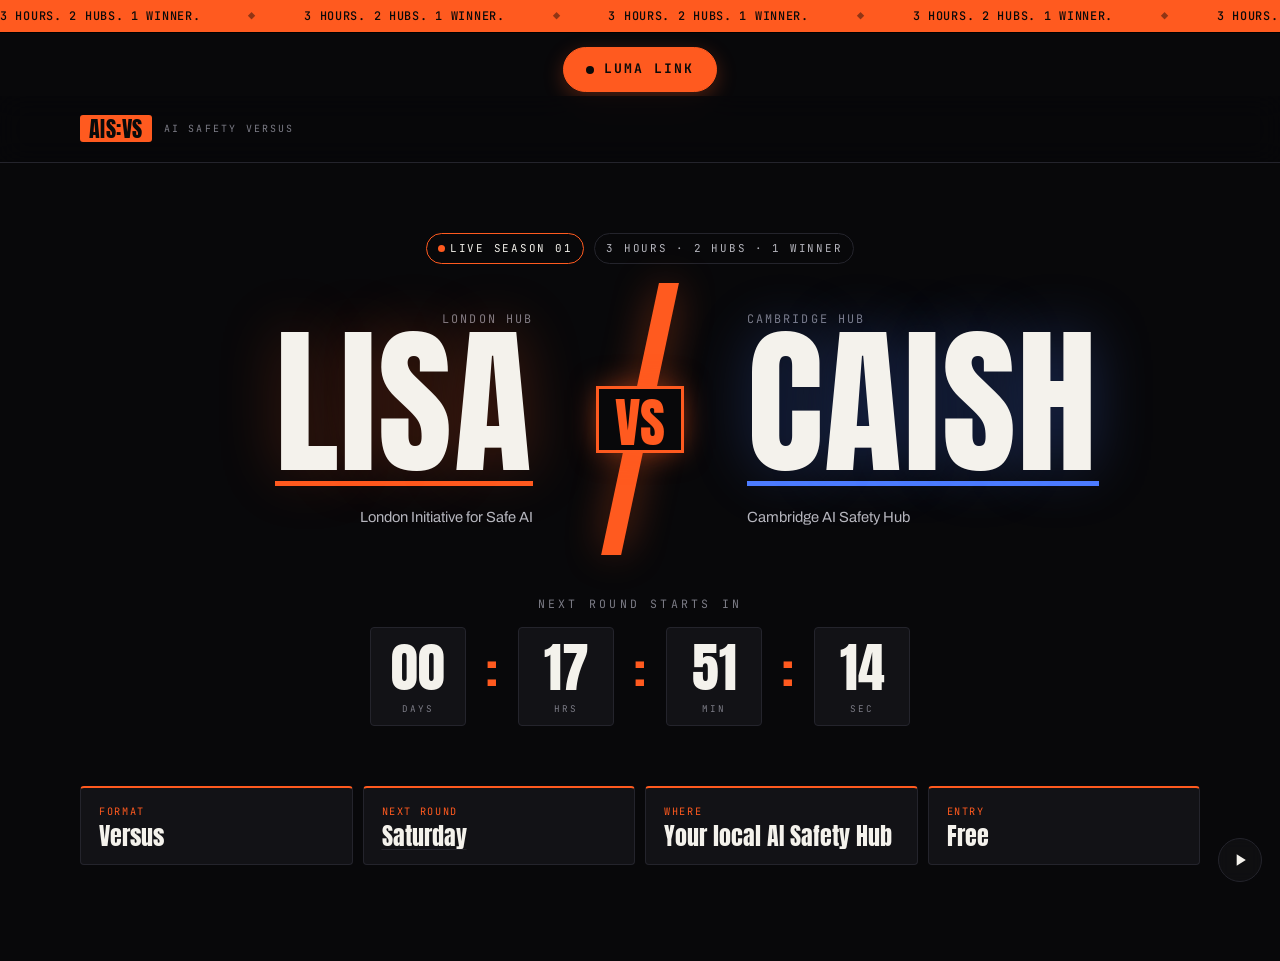
<file: index.html>
<!DOCTYPE html>
<html lang="en">
<head>
  <meta charset="UTF-8" />
  <meta name="viewport" content="width=device-width, initial-scale=1.0" />
  <title>AIS:VS — LISA vs CAISH</title>
  <meta name="description" content="AI Safety Versus (AIS:VS) — LISA (London) vs CAISH (Cambridge). 3 hours. 2 hubs. 1 winner." />
  <meta name="theme-color" content="#0a0a0c" />

  <meta property="og:title" content="AIS:VS — LISA vs CAISH" />
  <meta property="og:description" content="3 Hours. 2 Hubs. 1 Winner." />
  <meta property="og:type" content="website" />

  <link rel="icon" href="assets/favicon.svg" type="image/svg+xml" />

  <link rel="preconnect" href="https://fonts.googleapis.com" />
  <link rel="preconnect" href="https://fonts.gstatic.com" crossorigin />
  <link href="https://fonts.googleapis.com/css2?family=Anton&family=Archivo:wght@400;500;600;700;800;900&family=JetBrains+Mono:wght@400;500;700&display=swap" rel="stylesheet" />

  <link rel="stylesheet" href="styles.css" />
</head>
<body>
  <!-- ===== LIVE TICKER ===== -->
  <div class="ticker" id="ticker" aria-hidden="true">
    <div class="ticker__track" id="tickerTrack"></div>
  </div>

  <!-- ===== LUMA CTA ===== -->
  <div class="luma-bar">
    <a class="luma-btn" href="https://luma.com/9kg6npgl" target="_blank" rel="noopener">
      <span class="luma-btn__dot" aria-hidden="true"></span>
      Luma Link
    </a>
  </div>

  <!-- ===== NAV (brand only) ===== -->
  <header class="nav">
    <div class="nav__inner">
      <a href="#top" class="brand" aria-label="AIS:VS home">
        <span class="brand__mark">AIS:VS</span>
        <span class="brand__sub">AI&nbsp;SAFETY&nbsp;VERSUS</span>
      </a>
    </div>
  </header>

  <main id="top">
    <!-- ===== HERO / VERSUS ===== -->
    <section class="hero">
      <div class="hero__grid-bg" aria-hidden="true"></div>

      <div class="hero__meta-top">
        <span class="tag tag--live"><span class="dot"></span>LIVE SEASON 01</span>
        <span class="tag">3 HOURS · 2 HUBS · 1 WINNER</span>
      </div>

      <div class="versus">
        <div class="versus__side versus__side--a">
          <span class="versus__label">LONDON HUB</span>
          <h1 class="versus__name">LISA</h1>
          <span class="versus__desc">London Initiative for Safe AI</span>
        </div>

        <div class="versus__vs" aria-hidden="true">
          <span class="versus__vstext">VS</span>
        </div>

        <div class="versus__side versus__side--b">
          <span class="versus__label">CAMBRIDGE HUB</span>
          <h1 class="versus__name">CAISH</h1>
          <span class="versus__desc">Cambridge AI Safety Hub</span>
        </div>
      </div>

      <!-- Countdown -->
      <div class="countdown" aria-label="Countdown to next round">
        <span class="countdown__label">NEXT ROUND STARTS IN</span>
        <div class="countdown__clock">
          <div class="cd"><span id="cd-d">00</span><small>DAYS</small></div>
          <span class="cd__sep">:</span>
          <div class="cd"><span id="cd-h">00</span><small>HRS</small></div>
          <span class="cd__sep">:</span>
          <div class="cd"><span id="cd-m">00</span><small>MIN</small></div>
          <span class="cd__sep">:</span>
          <div class="cd"><span id="cd-s">00</span><small>SEC</small></div>
        </div>
      </div>

      <!-- Meta cards -->
      <div class="metacards">
        <div class="metacard"><span class="metacard__k">FORMAT</span><span class="metacard__v">Versus</span></div>
        <div class="metacard"><span class="metacard__k">NEXT ROUND</span><a class="metacard__v metacard__link" href="https://luma.com/9kg6npgl" target="_blank" rel="noopener">Saturday</a></div>
        <div class="metacard"><span class="metacard__k">WHERE</span><span class="metacard__v">Your local AI Safety Hub</span></div>
        <div class="metacard"><span class="metacard__k">ENTRY</span><span class="metacard__v">Free</span></div>
      </div>
    </section>
  </main>

  <!-- ===== BACKGROUND AUDIO ===== -->
  <audio id="bgAudio" src="assets/the-final-banner.mp3" loop preload="auto"></audio>
  <button id="audioToggle" class="audio-toggle" type="button" aria-label="Pause background music" aria-pressed="true">
    <svg class="audio-toggle__icon audio-toggle__icon--pause" viewBox="0 0 24 24" aria-hidden="true">
      <rect x="6" y="5" width="4" height="14" rx="1"></rect>
      <rect x="14" y="5" width="4" height="14" rx="1"></rect>
    </svg>
    <svg class="audio-toggle__icon audio-toggle__icon--play" viewBox="0 0 24 24" aria-hidden="true">
      <path d="M8 5v14l11-7z"></path>
    </svg>
  </button>

  <script src="app.js"></script>
</body>
</html>
</file>
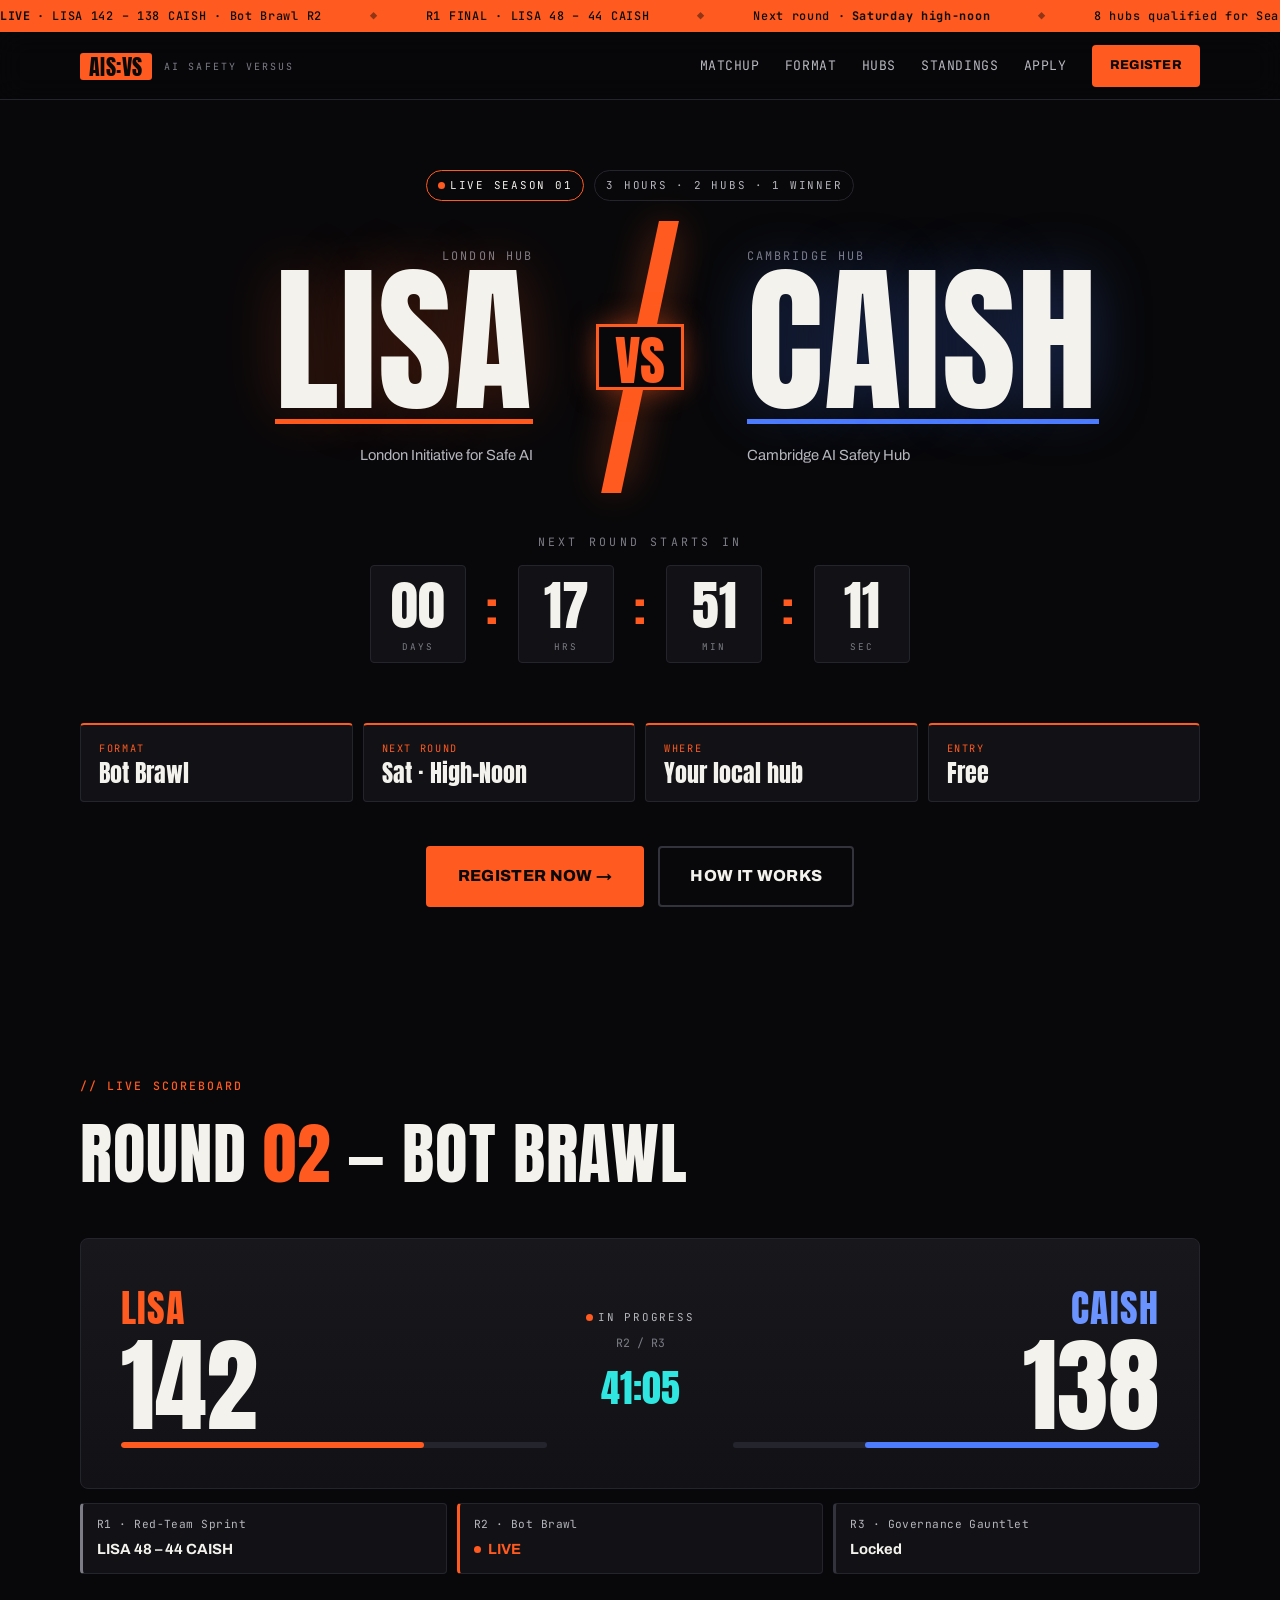
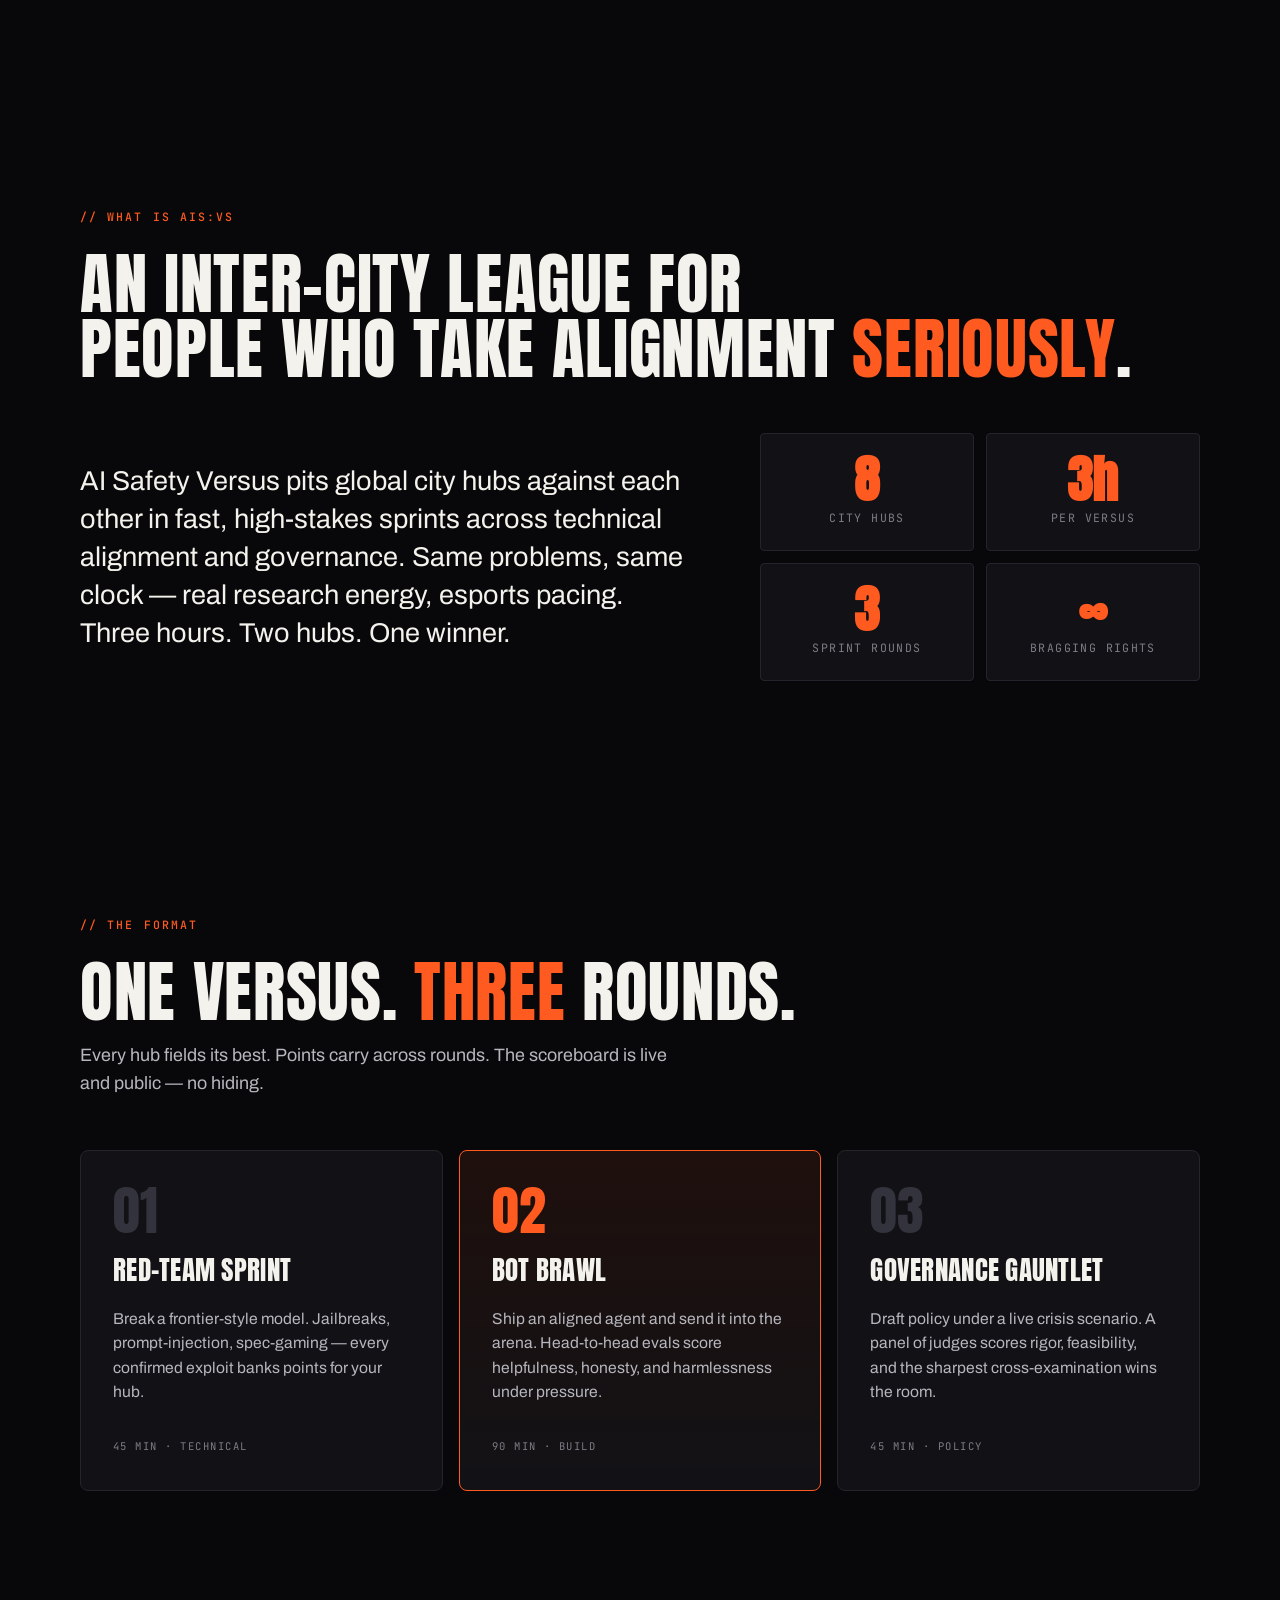
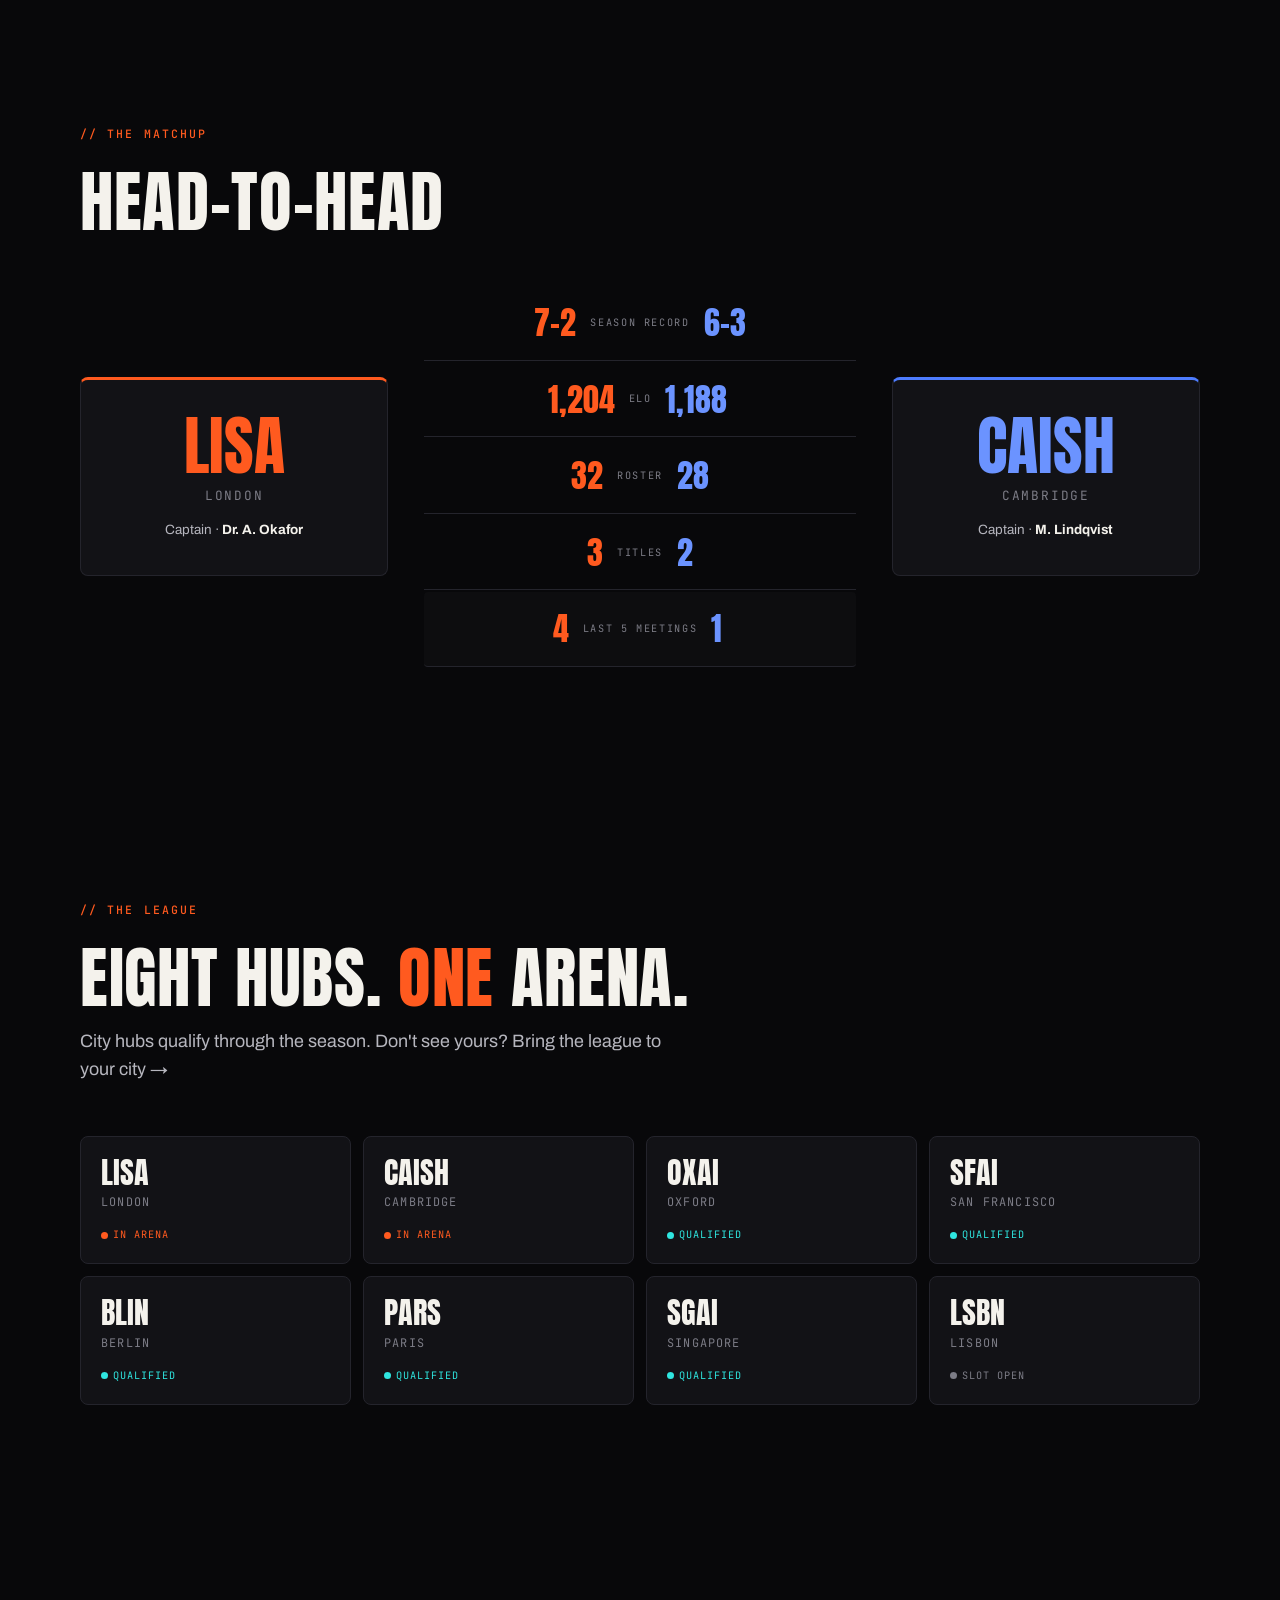
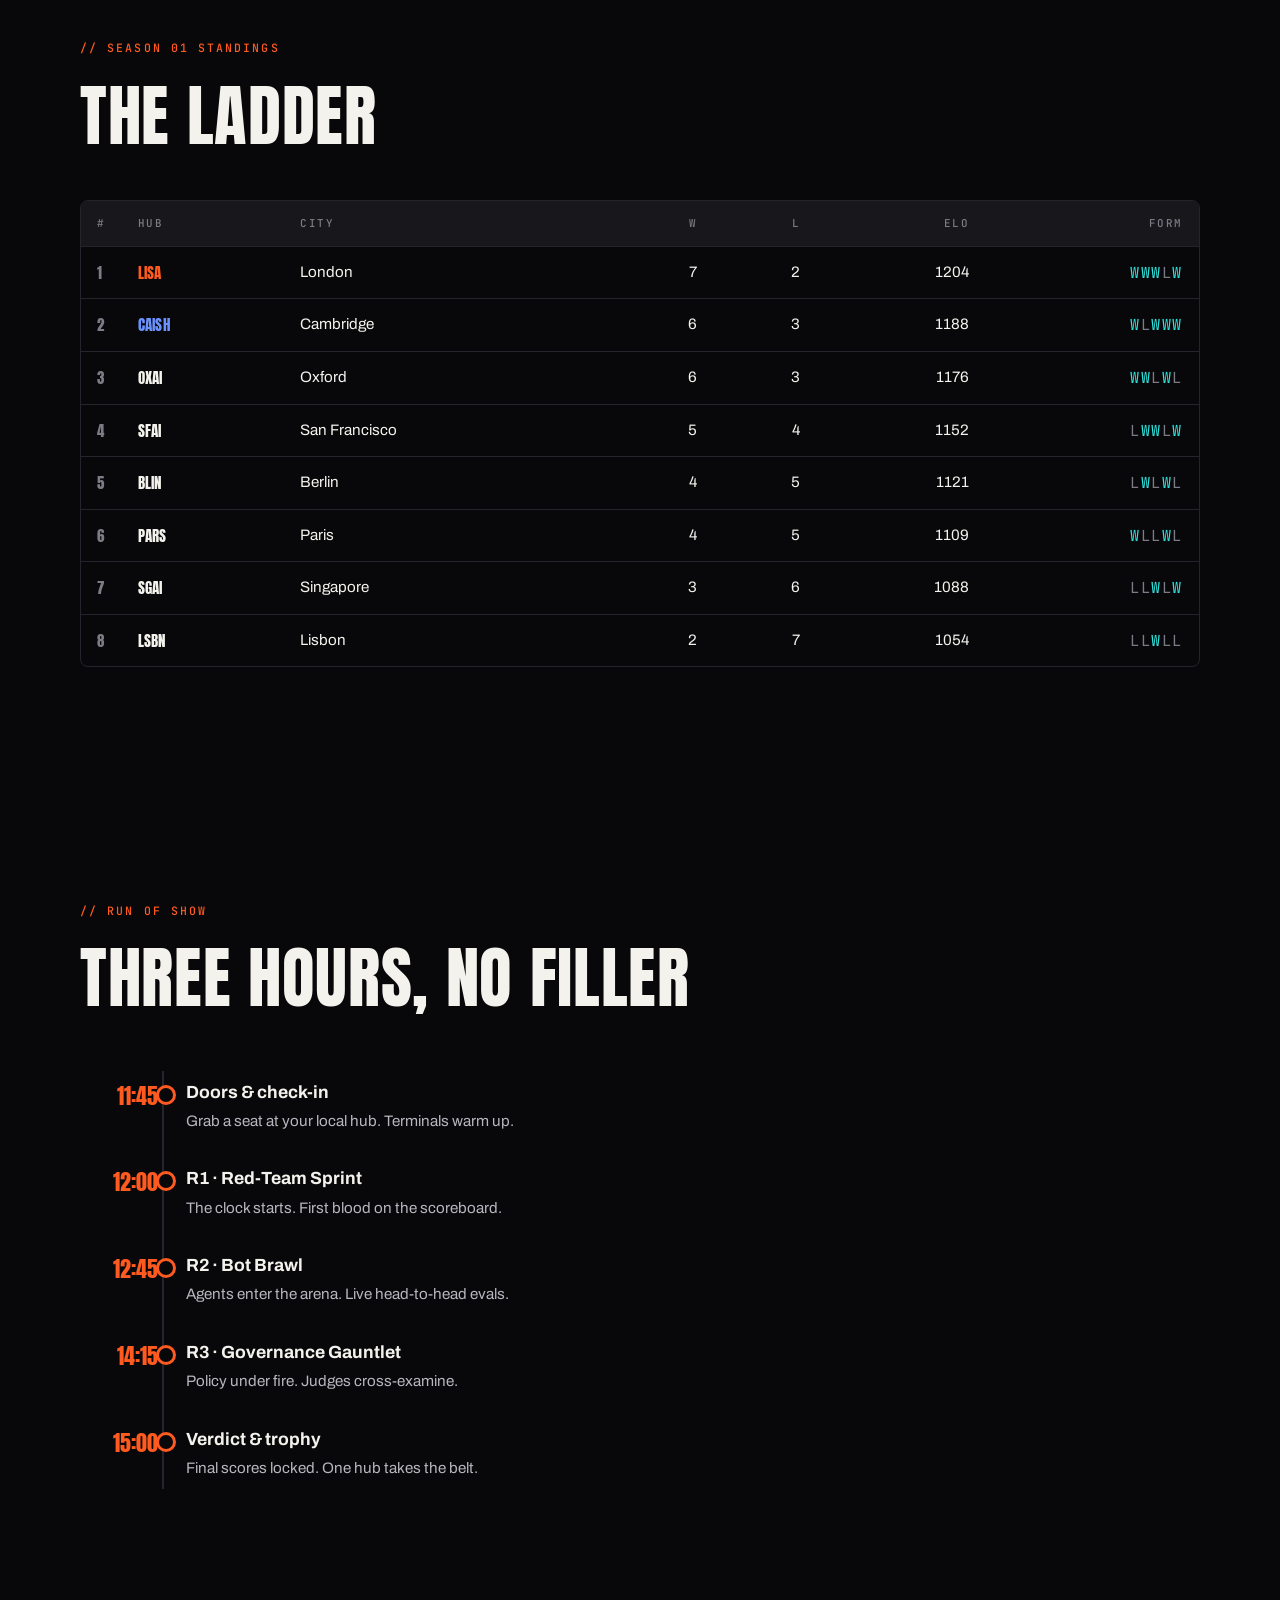
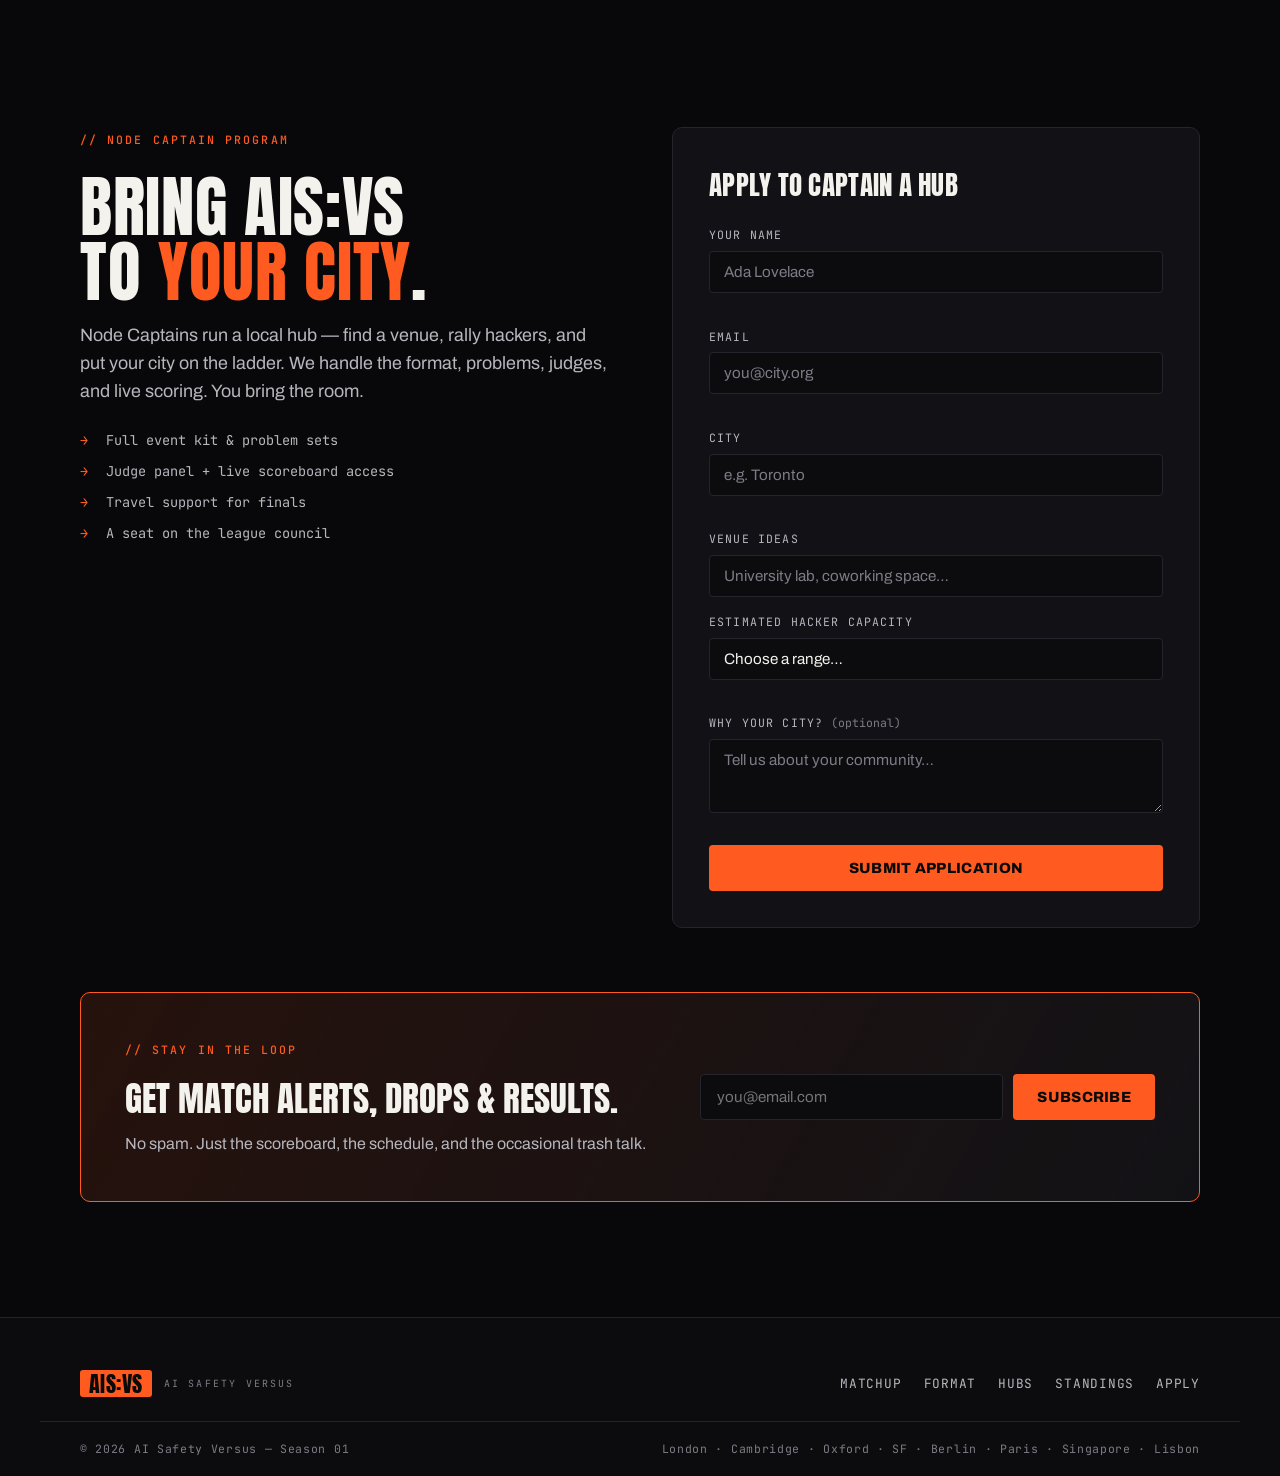
<file: future/index.html>
<!DOCTYPE html>
<html lang="en">
<head>
  <meta charset="UTF-8" />
  <meta name="viewport" content="width=device-width, initial-scale=1.0" />
  <title>AIS:VS — AI Safety Versus</title>
  <meta name="description" content="AI Safety Versus (AIS:VS): the inter-city AI safety hackathon league. Global city hubs go head-to-head in technical alignment and governance sprints. This weekend: LISA (London) vs CAISH (Cambridge)." />
  <meta name="theme-color" content="#0a0a0c" />

  <!-- Open Graph -->
  <meta property="og:title" content="AIS:VS — AI Safety Versus" />
  <meta property="og:description" content="3 Hours. 2 Hubs. 1 Winner. LISA vs CAISH — this Saturday, high-noon." />
  <meta property="og:type" content="website" />

  <link rel="icon" href="assets/favicon.svg" type="image/svg+xml" />

  <link rel="preconnect" href="https://fonts.googleapis.com" />
  <link rel="preconnect" href="https://fonts.gstatic.com" crossorigin />
  <link href="https://fonts.googleapis.com/css2?family=Anton&family=Archivo:wght@400;500;600;700;800;900&family=JetBrains+Mono:wght@400;500;700&display=swap" rel="stylesheet" />

  <link rel="stylesheet" href="styles.css" />
</head>
<body>
  <!-- ===== LIVE TICKER ===== -->
  <div class="ticker" id="ticker" aria-hidden="true">
    <div class="ticker__track" id="tickerTrack"></div>
  </div>

  <!-- ===== NAV ===== -->
  <header class="nav" id="nav">
    <div class="nav__inner">
      <a href="#top" class="brand" aria-label="AIS:VS home">
        <span class="brand__mark">AIS:VS</span>
        <span class="brand__sub">AI&nbsp;SAFETY&nbsp;VERSUS</span>
      </a>
      <nav class="nav__links" id="navLinks">
        <a href="#matchup">Matchup</a>
        <a href="#format">Format</a>
        <a href="#hubs">Hubs</a>
        <a href="#standings">Standings</a>
        <a href="#apply">Apply</a>
        <a href="#register" class="btn btn--sm btn--solid">Register</a>
      </nav>
      <button class="nav__toggle" id="navToggle" aria-label="Toggle menu" aria-expanded="false">
        <span></span><span></span><span></span>
      </button>
    </div>
  </header>

  <main id="top">
    <!-- ===== HERO / VERSUS ===== -->
    <section class="hero" id="hero">
      <div class="hero__grid-bg" aria-hidden="true"></div>
      <div class="hero__meta-top">
        <span class="tag tag--live"><span class="dot"></span>LIVE SEASON 01</span>
        <span class="tag">3 HOURS · 2 HUBS · 1 WINNER</span>
      </div>

      <div class="versus">
        <div class="versus__side versus__side--a">
          <span class="versus__label">LONDON HUB</span>
          <h1 class="versus__name">LISA</h1>
          <span class="versus__desc">London Initiative for Safe AI</span>
        </div>

        <div class="versus__vs" aria-hidden="true">
          <span class="versus__slash"></span>
          <span class="versus__vstext">VS</span>
        </div>

        <div class="versus__side versus__side--b">
          <span class="versus__label">CAMBRIDGE HUB</span>
          <h1 class="versus__name">CAISH</h1>
          <span class="versus__desc">Cambridge AI Safety Hub</span>
        </div>
      </div>

      <!-- Countdown -->
      <div class="countdown" id="countdown" aria-label="Countdown to next round">
        <span class="countdown__label">NEXT ROUND STARTS IN</span>
        <div class="countdown__clock" id="clock">
          <div class="cd"><span id="cd-d">00</span><small>DAYS</small></div>
          <span class="cd__sep">:</span>
          <div class="cd"><span id="cd-h">00</span><small>HRS</small></div>
          <span class="cd__sep">:</span>
          <div class="cd"><span id="cd-m">00</span><small>MIN</small></div>
          <span class="cd__sep">:</span>
          <div class="cd"><span id="cd-s">00</span><small>SEC</small></div>
        </div>
      </div>

      <!-- Meta cards -->
      <div class="metacards">
        <div class="metacard"><span class="metacard__k">FORMAT</span><span class="metacard__v">Bot Brawl</span></div>
        <div class="metacard"><span class="metacard__k">NEXT ROUND</span><span class="metacard__v">Sat · High-Noon</span></div>
        <div class="metacard"><span class="metacard__k">WHERE</span><span class="metacard__v">Your local hub</span></div>
        <div class="metacard"><span class="metacard__k">ENTRY</span><span class="metacard__v">Free</span></div>
      </div>

      <div class="hero__cta">
        <a href="#register" class="btn btn--solid btn--lg">Register Now →</a>
        <a href="#format" class="btn btn--ghost btn--lg">How it works</a>
      </div>
    </section>

    <!-- ===== LIVE SCOREBOARD ===== -->
    <section class="scoreboard reveal" id="scoreboard">
      <div class="section-head">
        <span class="eyebrow">// LIVE SCOREBOARD</span>
        <h2 class="section-title">Round <span class="accent">02</span> — Bot Brawl</h2>
      </div>

      <div class="board">
        <div class="board__team board__team--a">
          <div class="board__name">LISA</div>
          <div class="board__score" data-count="142">0</div>
          <div class="board__meter"><i style="--w:71%"></i></div>
        </div>

        <div class="board__center">
          <span class="board__status"><span class="dot"></span>IN PROGRESS</span>
          <span class="board__round">R2 / R3</span>
          <span class="board__timer" id="boardTimer">41:07</span>
        </div>

        <div class="board__team board__team--b">
          <div class="board__name">CAISH</div>
          <div class="board__score" data-count="138">0</div>
          <div class="board__meter board__meter--b"><i style="--w:69%"></i></div>
        </div>
      </div>

      <div class="board__rounds">
        <div class="roundpill roundpill--done"><span>R1 · Red-Team Sprint</span><b>LISA 48 – 44 CAISH</b></div>
        <div class="roundpill roundpill--live"><span>R2 · Bot Brawl</span><b class="live-txt"><span class="dot"></span>LIVE</b></div>
        <div class="roundpill"><span>R3 · Governance Gauntlet</span><b>Locked</b></div>
      </div>
    </section>

    <!-- ===== ABOUT ===== -->
    <section class="about reveal" id="about">
      <div class="section-head">
        <span class="eyebrow">// WHAT IS AIS:VS</span>
        <h2 class="section-title">An inter-city league for<br />people who take alignment <span class="accent">seriously</span>.</h2>
      </div>
      <div class="about__grid">
        <p class="about__lede">AI&nbsp;Safety&nbsp;Versus pits global city hubs against each other in fast, high-stakes sprints across technical alignment and governance. Same problems, same clock — real research energy, esports pacing. Three hours. Two hubs. One winner.</p>
        <div class="statgrid">
          <div class="stat"><b>8</b><span>City hubs</span></div>
          <div class="stat"><b>3h</b><span>Per versus</span></div>
          <div class="stat"><b>3</b><span>Sprint rounds</span></div>
          <div class="stat"><b>∞</b><span>Bragging rights</span></div>
        </div>
      </div>
    </section>

    <!-- ===== FORMAT ===== -->
    <section class="format reveal" id="format">
      <div class="section-head">
        <span class="eyebrow">// THE FORMAT</span>
        <h2 class="section-title">One versus. <span class="accent">Three</span> rounds.</h2>
        <p class="section-sub">Every hub fields its best. Points carry across rounds. The scoreboard is live and public — no hiding.</p>
      </div>

      <div class="cards">
        <article class="card">
          <span class="card__idx">01</span>
          <h3 class="card__title">Red-Team Sprint</h3>
          <p class="card__body">Break a frontier-style model. Jailbreaks, prompt-injection, spec-gaming — every confirmed exploit banks points for your hub.</p>
          <span class="card__tag">45 MIN · TECHNICAL</span>
        </article>
        <article class="card card--accent">
          <span class="card__idx">02</span>
          <h3 class="card__title">Bot Brawl</h3>
          <p class="card__body">Ship an aligned agent and send it into the arena. Head-to-head evals score helpfulness, honesty, and harmlessness under pressure.</p>
          <span class="card__tag">90 MIN · BUILD</span>
        </article>
        <article class="card">
          <span class="card__idx">03</span>
          <h3 class="card__title">Governance Gauntlet</h3>
          <p class="card__body">Draft policy under a live crisis scenario. A panel of judges scores rigor, feasibility, and the sharpest cross-examination wins the room.</p>
          <span class="card__tag">45 MIN · POLICY</span>
        </article>
      </div>
    </section>

    <!-- ===== MATCHUP ===== -->
    <section class="matchup reveal" id="matchup">
      <div class="section-head">
        <span class="eyebrow">// THE MATCHUP</span>
        <h2 class="section-title">Head&#8209;to&#8209;head</h2>
      </div>

      <div class="h2h">
        <div class="h2h__col h2h__col--a">
          <div class="h2h__crest">LISA</div>
          <div class="h2h__city">London</div>
          <div class="h2h__cap">Captain · <b>Dr. A. Okafor</b></div>
        </div>

        <div class="h2h__mid">
          <div class="h2h__row"><span class="h2h__a">7-2</span><em>SEASON RECORD</em><span class="h2h__b">6-3</span></div>
          <div class="h2h__row"><span class="h2h__a">1,204</span><em>ELO</em><span class="h2h__b">1,188</span></div>
          <div class="h2h__row"><span class="h2h__a">32</span><em>ROSTER</em><span class="h2h__b">28</span></div>
          <div class="h2h__row"><span class="h2h__a">3</span><em>TITLES</em><span class="h2h__b">2</span></div>
          <div class="h2h__row h2h__row--head"><span class="h2h__a">4</span><em>LAST 5 MEETINGS</em><span class="h2h__b">1</span></div>
        </div>

        <div class="h2h__col h2h__col--b">
          <div class="h2h__crest">CAISH</div>
          <div class="h2h__city">Cambridge</div>
          <div class="h2h__cap">Captain · <b>M. Lindqvist</b></div>
        </div>
      </div>
    </section>

    <!-- ===== CITY HUBS ===== -->
    <section class="hubs reveal" id="hubs">
      <div class="section-head">
        <span class="eyebrow">// THE LEAGUE</span>
        <h2 class="section-title">Eight hubs. <span class="accent">One</span> arena.</h2>
        <p class="section-sub">City hubs qualify through the season. Don't see yours? Bring the league to your city →</p>
      </div>
      <div class="hubgrid" id="hubgrid"><!-- injected by app.js --></div>
    </section>

    <!-- ===== STANDINGS ===== -->
    <section class="standings reveal" id="standings">
      <div class="section-head">
        <span class="eyebrow">// SEASON 01 STANDINGS</span>
        <h2 class="section-title">The ladder</h2>
      </div>
      <div class="table-wrap">
        <table class="ladder">
          <thead>
            <tr><th>#</th><th>Hub</th><th>City</th><th class="num">W</th><th class="num">L</th><th class="num">ELO</th><th class="num">Form</th></tr>
          </thead>
          <tbody id="ladderBody"><!-- injected by app.js --></tbody>
        </table>
      </div>
    </section>

    <!-- ===== SCHEDULE ===== -->
    <section class="schedule reveal" id="schedule">
      <div class="section-head">
        <span class="eyebrow">// RUN OF SHOW</span>
        <h2 class="section-title">Three hours, no filler</h2>
      </div>
      <ol class="timeline">
        <li><span class="timeline__t">11:45</span><div><b>Doors &amp; check-in</b><p>Grab a seat at your local hub. Terminals warm up.</p></div></li>
        <li><span class="timeline__t">12:00</span><div><b>R1 · Red-Team Sprint</b><p>The clock starts. First blood on the scoreboard.</p></div></li>
        <li><span class="timeline__t">12:45</span><div><b>R2 · Bot Brawl</b><p>Agents enter the arena. Live head-to-head evals.</p></div></li>
        <li><span class="timeline__t">14:15</span><div><b>R3 · Governance Gauntlet</b><p>Policy under fire. Judges cross-examine.</p></div></li>
        <li><span class="timeline__t">15:00</span><div><b>Verdict &amp; trophy</b><p>Final scores locked. One hub takes the belt.</p></div></li>
      </ol>
    </section>

    <!-- ===== APPLY: NODE CAPTAIN + NEWSLETTER ===== -->
    <section class="apply reveal" id="apply">
      <div class="apply__grid">
        <div class="apply__intro">
          <span class="eyebrow">// NODE CAPTAIN PROGRAM</span>
          <h2 class="section-title">Bring AIS:VS<br />to <span class="accent">your city</span>.</h2>
          <p class="section-sub">Node Captains run a local hub — find a venue, rally hackers, and put your city on the ladder. We handle the format, problems, judges, and live scoring. You bring the room.</p>
          <ul class="perks">
            <li>Full event kit &amp; problem sets</li>
            <li>Judge panel + live scoreboard access</li>
            <li>Travel support for finals</li>
            <li>A seat on the league council</li>
          </ul>
        </div>

        <form class="form" id="captainForm" novalidate>
          <h3 class="form__title">Apply to captain a hub</h3>

          <div class="field">
            <label for="f-name">Your name</label>
            <input id="f-name" name="name" type="text" autocomplete="name" required placeholder="Ada Lovelace" />
            <span class="field__err" data-for="name"></span>
          </div>

          <div class="field">
            <label for="f-email">Email</label>
            <input id="f-email" name="email" type="email" autocomplete="email" required placeholder="you@city.org" />
            <span class="field__err" data-for="email"></span>
          </div>

          <div class="field">
            <label for="f-city">City</label>
            <input id="f-city" name="city" type="text" required placeholder="e.g. Toronto" />
            <span class="field__err" data-for="city"></span>
          </div>

          <div class="field">
            <label for="f-venue">Venue ideas</label>
            <input id="f-venue" name="venue" type="text" placeholder="University lab, coworking space…" />
          </div>

          <div class="field">
            <label for="f-capacity">Estimated hacker capacity</label>
            <select id="f-capacity" name="capacity" required>
              <option value="" disabled selected>Choose a range…</option>
              <option>Under 20</option>
              <option>20–50</option>
              <option>50–100</option>
              <option>100+</option>
            </select>
            <span class="field__err" data-for="capacity"></span>
          </div>

          <div class="field">
            <label for="f-note">Why your city? <span class="opt">(optional)</span></label>
            <textarea id="f-note" name="note" rows="3" placeholder="Tell us about your community…"></textarea>
          </div>

          <button type="submit" class="btn btn--solid btn--block">Submit application</button>
          <p class="form__ok" id="formOk" hidden>✓ Application received. We'll be in touch at the email above.</p>
        </form>
      </div>

      <!-- Newsletter -->
      <div class="newsletter" id="register">
        <div class="newsletter__text">
          <span class="eyebrow">// STAY IN THE LOOP</span>
          <h3>Get match alerts, drops &amp; results.</h3>
          <p>No spam. Just the scoreboard, the schedule, and the occasional trash talk.</p>
        </div>
        <form class="newsletter__form" id="newsForm" novalidate>
          <input id="newsEmail" type="email" required placeholder="you@email.com" aria-label="Email address" />
          <button type="submit" class="btn btn--solid">Subscribe</button>
          <p class="newsletter__ok" id="newsOk" hidden>✓ You're on the list.</p>
        </form>
      </div>
    </section>
  </main>

  <!-- ===== FOOTER ===== -->
  <footer class="footer">
    <div class="footer__top">
      <div class="brand">
        <span class="brand__mark">AIS:VS</span>
        <span class="brand__sub">AI&nbsp;SAFETY&nbsp;VERSUS</span>
      </div>
      <nav class="footer__links">
        <a href="#matchup">Matchup</a>
        <a href="#format">Format</a>
        <a href="#hubs">Hubs</a>
        <a href="#standings">Standings</a>
        <a href="#apply">Apply</a>
      </nav>
    </div>
    <div class="footer__bar">
      <span>© <span id="year"></span> AI Safety Versus — Season 01</span>
      <span class="footer__cities">London · Cambridge · Oxford · SF · Berlin · Paris · Singapore · Lisbon</span>
    </div>
  </footer>

  <script src="app.js"></script>
</body>
</html>
</file>
<file: styles.css>
/* ============================================================
   AIS:VS — LISA vs CAISH (MVP)
   Single-screen hero. Esports energy × research-lab precision.
   ============================================================ */

:root {
  --bg:       #08080a;
  --panel:    #121216;
  --line:     #24242c;

  --ink:      #f4f2ec;
  --ink-dim:  #b6b6be;
  --ink-mute: #7c7c86;

  --orange:   #ff5a1f;   /* brand / LISA */
  --blue:     #4d7cff;   /* CAISH */

  --display: "Anton", "Archivo", system-ui, sans-serif;
  --sans: "Archivo", system-ui, -apple-system, sans-serif;
  --mono: "JetBrains Mono", ui-monospace, monospace;

  --maxw: 1200px;
  --nav-h: 66px;
  --radius: 4px;
  --ease: cubic-bezier(.2,.7,.2,1);
}

* { box-sizing: border-box; }

html { scroll-behavior: smooth; }

body {
  margin: 0;
  background: var(--bg);
  color: var(--ink);
  font-family: var(--sans);
  font-size: 16px;
  line-height: 1.55;
  -webkit-font-smoothing: antialiased;
  overflow-x: hidden;
}

a { color: inherit; text-decoration: none; }
::selection { background: var(--orange); color: #000; }

/* ---------- tags / dots ---------- */
.tag {
  display: inline-flex; align-items: center; gap: .5em;
  font-family: var(--mono);
  font-size: .68rem;
  letter-spacing: .16em;
  color: var(--ink-dim);
  border: 1px solid var(--line);
  padding: 6px 11px;
  border-radius: 999px;
  text-transform: uppercase;
}
.tag--live { color: var(--ink); border-color: var(--orange); }
.dot {
  width: 7px; height: 7px; border-radius: 50%;
  background: var(--orange);
  box-shadow: 0 0 0 0 rgba(255,90,31,.6);
  animation: pulse 1.6s infinite;
  display: inline-block;
}
@keyframes pulse {
  0%   { box-shadow: 0 0 0 0 rgba(255,90,31,.55); }
  70%  { box-shadow: 0 0 0 7px rgba(255,90,31,0); }
  100% { box-shadow: 0 0 0 0 rgba(255,90,31,0); }
}

/* ============================================================
   TICKER
   ============================================================ */
.ticker {
  position: relative;
  z-index: 60;
  background: var(--orange);
  color: #0a0a0a;
  overflow: hidden;
  border-bottom: 1px solid #000;
}
.ticker__track {
  display: inline-flex;
  gap: 3rem;
  white-space: nowrap;
  padding: 7px 0;
  font-family: var(--mono);
  font-size: .74rem;
  letter-spacing: .06em;
  font-weight: 500;
  will-change: transform;
  animation: scroll-x 34s linear infinite;
}
.ticker:hover .ticker__track { animation-play-state: paused; }
.ticker__track span { display: inline-flex; align-items: center; gap: .5em; }
.ticker__track .sep { opacity: .45; }
@keyframes scroll-x { from { transform: translateX(0); } to { transform: translateX(-50%); } }

/* ============================================================
   NAV (brand only)
   ============================================================ */
.nav {
  position: sticky;
  top: 0;
  z-index: 50;
  background: rgba(8,8,10,.72);
  backdrop-filter: blur(14px);
  border-bottom: 1px solid var(--line);
}
.nav__inner {
  max-width: var(--maxw);
  margin: 0 auto;
  height: var(--nav-h);
  padding: 0 clamp(18px, 5vw, 40px);
  display: flex;
  align-items: center;
}
.brand { display: inline-flex; align-items: center; gap: 12px; }
.brand__mark {
  font-family: var(--display);
  font-size: 1.4rem;
  letter-spacing: .02em;
  background: var(--orange);
  color: #0a0a0a;
  padding: 3px 9px 1px;
  border-radius: 3px;
  line-height: 1;
}
.brand__sub {
  font-family: var(--mono);
  font-size: .62rem;
  letter-spacing: .22em;
  color: var(--ink-mute);
}

/* ============================================================
   HERO / VERSUS
   ============================================================ */
.hero {
  position: relative;
  max-width: var(--maxw);
  margin: 0 auto;
  padding: clamp(40px, 6vw, 70px) clamp(18px, 5vw, 40px) clamp(56px, 8vw, 96px);
  overflow: hidden;
}
.hero__grid-bg {
  position: absolute; inset: 0;
  background-image:
    linear-gradient(var(--line) 1px, transparent 1px),
    linear-gradient(90deg, var(--line) 1px, transparent 1px);
  background-size: 46px 46px;
  mask-image: radial-gradient(ellipse 80% 60% at 50% 30%, #000 20%, transparent 75%);
  opacity: .4;
  z-index: 0;
}
.hero > * { position: relative; z-index: 1; }

.hero__meta-top {
  display: flex; flex-wrap: wrap; gap: 10px;
  justify-content: center;
  margin-bottom: clamp(26px, 4vw, 46px);
}

.versus {
  display: grid;
  grid-template-columns: 1fr auto 1fr;
  align-items: center;
  gap: clamp(8px, 2vw, 24px);
  position: relative;
}
.versus::before {
  content: "";
  position: absolute;
  top: -12%; bottom: -12%; left: 50%;
  width: clamp(10px, 1.6vw, 20px);
  background: var(--orange);
  transform: translateX(-50%) skewX(-12deg);
  z-index: 0;
  box-shadow: 0 0 40px -6px var(--orange);
}
.versus__side { position: relative; z-index: 1; display: flex; flex-direction: column; }
.versus__side--a { text-align: right; padding-right: clamp(12px, 3vw, 40px); }
.versus__side--b { text-align: left;  padding-left:  clamp(12px, 3vw, 40px); }

.versus__label {
  font-family: var(--mono);
  font-size: clamp(.6rem, 1.2vw, .74rem);
  letter-spacing: .18em;
  color: var(--ink-mute);
  text-transform: uppercase;
}
.versus__name {
  font-family: var(--display);
  font-weight: 400;
  font-size: clamp(3.4rem, 15vw, 10rem);
  line-height: .82;
  letter-spacing: .01em;
  margin: .06em 0;
  text-transform: uppercase;
}
.versus__side--a .versus__name { color: var(--ink); text-shadow: 0 0 60px rgba(255,90,31,.25); border-bottom: 5px solid var(--orange); display: inline-block; padding-bottom: .08em; align-self: flex-end; }
.versus__side--b .versus__name { color: var(--ink); text-shadow: 0 0 60px rgba(77,124,255,.28); border-bottom: 5px solid var(--blue); display: inline-block; padding-bottom: .08em; align-self: flex-start; }
.versus__desc {
  font-size: clamp(.7rem, 1.3vw, .92rem);
  color: var(--ink-dim);
  margin-top: .7em;
}

.versus__vs { position: relative; z-index: 2; display: grid; place-items: center; }
.versus__vstext {
  font-family: var(--display);
  font-size: clamp(1.6rem, 5vw, 3.4rem);
  color: var(--orange);
  background: var(--bg);
  border: 3px solid var(--orange);
  padding: .12em .3em 0;
  line-height: 1;
  box-shadow: 0 0 30px -4px rgba(255,90,31,.6);
}

/* countdown */
.countdown { margin: clamp(38px, 6vw, 66px) auto 0; text-align: center; }
.countdown__label {
  font-family: var(--mono);
  font-size: .72rem;
  letter-spacing: .28em;
  color: var(--ink-mute);
  display: block;
  margin-bottom: 14px;
}
.countdown__clock { display: inline-flex; align-items: flex-start; gap: clamp(8px, 2vw, 20px); }
.cd {
  display: flex; flex-direction: column; align-items: center;
  min-width: clamp(58px, 12vw, 96px);
  background: var(--panel);
  border: 1px solid var(--line);
  border-radius: var(--radius);
  padding: 12px 6px 8px;
}
.cd > span {
  font-family: var(--display);
  font-size: clamp(1.9rem, 6vw, 3.4rem);
  line-height: 1;
  color: var(--ink);
  font-variant-numeric: tabular-nums;
}
.cd > small { font-family: var(--mono); font-size: .58rem; letter-spacing: .2em; color: var(--ink-mute); margin-top: 8px; }
.cd__sep { font-family: var(--display); font-size: clamp(1.6rem, 5vw, 3rem); color: var(--orange); padding-top: 8px; }

/* meta cards */
.metacards {
  margin-top: clamp(38px, 6vw, 60px);
  display: grid;
  grid-template-columns: repeat(4, 1fr);
  gap: 10px;
}
.metacard {
  background: var(--panel);
  border: 1px solid var(--line);
  border-top: 2px solid var(--orange);
  border-radius: var(--radius);
  padding: 16px 18px;
  display: flex; flex-direction: column; gap: 4px;
}
.metacard__k { font-family: var(--mono); font-size: .64rem; letter-spacing: .16em; color: var(--orange); }
.metacard__v { font-family: var(--display); font-size: clamp(1.05rem, 2.4vw, 1.5rem); line-height: 1; }
.metacard__link { display: inline-block; cursor: pointer; text-decoration: underline; text-underline-offset: 3px; text-decoration-thickness: 1px; text-decoration-color: var(--line); transition: color .2s var(--ease), text-decoration-color .2s var(--ease); }
.metacard__link:hover { color: var(--orange); text-decoration-color: var(--orange); }
.metacard__link:focus-visible { outline: 2px solid var(--orange); outline-offset: 2px; }

/* ============================================================
   LUMA CTA BAR
   ============================================================ */
.luma-bar { display: flex; justify-content: center; padding: 14px 16px 4px; }
.luma-btn {
  display: inline-flex;
  align-items: center;
  gap: 10px;
  font-family: var(--mono);
  font-weight: 700;
  font-size: .82rem;
  letter-spacing: .16em;
  text-transform: uppercase;
  color: #0a0a0a;
  background: var(--orange);
  border: 1px solid var(--orange);
  border-radius: 999px;
  padding: 11px 22px;
  box-shadow: 0 6px 20px rgba(255, 90, 31, .28);
  transition: transform .2s var(--ease), box-shadow .2s var(--ease), background .2s var(--ease);
}
.luma-btn:hover { transform: translateY(-1px); box-shadow: 0 10px 28px rgba(255, 90, 31, .42); }
.luma-btn:focus-visible { outline: 2px solid var(--ink); outline-offset: 3px; }
.luma-btn__dot { width: 8px; height: 8px; border-radius: 50%; background: #0a0a0a; animation: luma-pulse 1.6s var(--ease) infinite; }
@keyframes luma-pulse { 0%, 100% { opacity: 1; transform: scale(1); } 50% { opacity: .45; transform: scale(.7); } }

/* ============================================================
   MOTION / RESPONSIVE
   ============================================================ */
@media (prefers-reduced-motion: reduce) {
  * { animation-duration: .001ms !important; animation-iteration-count: 1 !important; transition-duration: .001ms !important; scroll-behavior: auto !important; }
}

@media (max-width: 620px) {
  .metacards { grid-template-columns: repeat(2, 1fr); }
  .versus__vstext { font-size: 1.4rem; }
  .brand__sub { display: none; }
  .versus { gap: 4px; }
  .versus__name { font-size: clamp(2.5rem, 13.5vw, 4.4rem); }
  .versus__side--a { padding-right: 8px; }
  .versus__side--b { padding-left: 8px; }
  .versus__desc { font-size: .62rem; }
}

/* ============================================================
   BACKGROUND AUDIO TOGGLE
   ============================================================ */
.audio-toggle {
  position: fixed;
  right: 18px;
  bottom: 18px;
  z-index: 60;
  width: 44px;
  height: 44px;
  display: grid;
  place-items: center;
  padding: 0;
  cursor: pointer;
  color: var(--ink);
  background: rgba(18, 18, 22, .72);
  border: 1px solid var(--line);
  border-radius: 999px;
  backdrop-filter: blur(6px);
  -webkit-backdrop-filter: blur(6px);
  transition: color .2s var(--ease), border-color .2s var(--ease),
              background .2s var(--ease), transform .2s var(--ease);
}
.audio-toggle:hover { color: var(--orange); border-color: var(--orange); transform: translateY(-1px); }
.audio-toggle:focus-visible { outline: 2px solid var(--orange); outline-offset: 2px; }
.audio-toggle__icon { width: 20px; height: 20px; fill: currentColor; }
/* Default state = playing → show pause glyph */
.audio-toggle__icon--play { display: none; }
.audio-toggle__icon--pause { display: block; }
/* Paused state → show play glyph */
.audio-toggle.is-paused .audio-toggle__icon--play { display: block; }
.audio-toggle.is-paused .audio-toggle__icon--pause { display: none; }

@media (max-width: 620px) {
  .audio-toggle { right: 12px; bottom: 12px; }
}
</file>
<file: future/styles.css>
/* ============================================================
   AIS:VS — AI Safety Versus
   Design system: esports energy × research-lab precision
   ============================================================ */

:root {
  /* palette */
  --bg:        #08080a;
  --bg-2:      #0c0c0f;
  --panel:     #121216;
  --panel-2:   #17171c;
  --line:      #24242c;
  --line-2:    #33333d;

  --ink:       #f4f2ec;
  --ink-dim:   #b6b6be;
  --ink-mute:  #7c7c86;

  --orange:    #ff5a1f;   /* brand / LISA */
  --orange-2:  #ff7a3c;
  --blue:      #4d7cff;   /* CAISH */
  --blue-2:    #6b93ff;
  --cyan:      #2fe6e0;   /* terminal accent */

  --a: var(--orange);     /* team A */
  --b: var(--blue);       /* team B */

  /* type */
  --display: "Anton", "Archivo", system-ui, sans-serif;
  --sans: "Archivo", system-ui, -apple-system, sans-serif;
  --mono: "JetBrains Mono", ui-monospace, monospace;

  --maxw: 1200px;
  --nav-h: 66px;
  --radius: 4px;
  --ease: cubic-bezier(.2,.7,.2,1);
}

* { box-sizing: border-box; }

html { scroll-behavior: smooth; scroll-padding-top: calc(var(--nav-h) + 44px); }

body {
  margin: 0;
  background: var(--bg);
  color: var(--ink);
  font-family: var(--sans);
  font-size: 16px;
  line-height: 1.55;
  -webkit-font-smoothing: antialiased;
  overflow-x: hidden;
}

img { max-width: 100%; display: block; }
a { color: inherit; text-decoration: none; }

::selection { background: var(--orange); color: #000; }

/* ---------- shared ---------- */
.accent { color: var(--orange); }

.eyebrow {
  font-family: var(--mono);
  font-size: .72rem;
  letter-spacing: .18em;
  color: var(--orange);
  text-transform: uppercase;
  font-weight: 500;
}

section {
  max-width: var(--maxw);
  margin: 0 auto;
  padding: clamp(56px, 9vw, 120px) clamp(18px, 5vw, 40px);
}

.section-head { margin-bottom: clamp(28px, 5vw, 52px); }

.section-title {
  font-family: var(--display);
  font-weight: 400;
  font-size: clamp(2.1rem, 6vw, 4.2rem);
  line-height: .96;
  letter-spacing: .01em;
  text-transform: uppercase;
  margin: .35em 0 0;
}

.section-sub {
  color: var(--ink-dim);
  max-width: 60ch;
  margin: 1em 0 0;
  font-size: clamp(1rem, 1.4vw, 1.12rem);
}

/* ---------- buttons ---------- */
.btn {
  --pad: 13px 22px;
  display: inline-flex;
  align-items: center;
  justify-content: center;
  gap: .5em;
  padding: var(--pad);
  font-family: var(--sans);
  font-weight: 800;
  font-size: .92rem;
  letter-spacing: .02em;
  text-transform: uppercase;
  border: 2px solid transparent;
  border-radius: var(--radius);
  cursor: pointer;
  transition: transform .12s var(--ease), background .18s, color .18s, box-shadow .18s;
  white-space: nowrap;
}
.btn:active { transform: translateY(1px); }
.btn--solid { background: var(--orange); color: #0a0a0a; }
.btn--solid:hover { background: var(--orange-2); box-shadow: 0 0 0 1px var(--orange), 0 8px 30px -8px var(--orange); }
.btn--ghost { border-color: var(--line-2); color: var(--ink); background: transparent; }
.btn--ghost:hover { border-color: var(--ink); background: rgba(255,255,255,.04); }
.btn--sm { --pad: 9px 16px; font-size: .8rem; }
.btn--lg { --pad: 16px 30px; font-size: 1rem; }
.btn--block { width: 100%; margin-top: 8px; }

/* ---------- tags / dots ---------- */
.tag {
  display: inline-flex; align-items: center; gap: .5em;
  font-family: var(--mono);
  font-size: .68rem;
  letter-spacing: .16em;
  color: var(--ink-dim);
  border: 1px solid var(--line);
  padding: 6px 11px;
  border-radius: 999px;
  text-transform: uppercase;
}
.tag--live { color: var(--ink); border-color: var(--orange); }
.dot {
  width: 7px; height: 7px; border-radius: 50%;
  background: var(--orange);
  box-shadow: 0 0 0 0 rgba(255,90,31,.6);
  animation: pulse 1.6s infinite;
  display: inline-block;
}
@keyframes pulse {
  0%   { box-shadow: 0 0 0 0 rgba(255,90,31,.55); }
  70%  { box-shadow: 0 0 0 7px rgba(255,90,31,0); }
  100% { box-shadow: 0 0 0 0 rgba(255,90,31,0); }
}

/* ============================================================
   TICKER
   ============================================================ */
.ticker {
  position: relative;
  z-index: 60;
  background: var(--orange);
  color: #0a0a0a;
  overflow: hidden;
  border-bottom: 1px solid #000;
}
.ticker__track {
  display: inline-flex;
  gap: 3rem;
  white-space: nowrap;
  padding: 7px 0;
  font-family: var(--mono);
  font-size: .74rem;
  letter-spacing: .06em;
  font-weight: 500;
  will-change: transform;
  animation: scroll-x 34s linear infinite;
}
.ticker:hover .ticker__track { animation-play-state: paused; }
.ticker__track span { display: inline-flex; align-items: center; gap: .5em; }
.ticker__track b { font-weight: 700; }
.ticker__track .sep { opacity: .45; }
@keyframes scroll-x { from { transform: translateX(0); } to { transform: translateX(-50%); } }

/* ============================================================
   NAV
   ============================================================ */
.nav {
  position: sticky;
  top: 0;
  z-index: 50;
  background: rgba(8,8,10,.72);
  backdrop-filter: blur(14px);
  border-bottom: 1px solid var(--line);
  transition: border-color .3s, background .3s;
}
.nav.is-scrolled { background: rgba(8,8,10,.92); }
.nav__inner {
  max-width: var(--maxw);
  margin: 0 auto;
  height: var(--nav-h);
  padding: 0 clamp(18px, 5vw, 40px);
  display: flex;
  align-items: center;
  justify-content: space-between;
}
.brand { display: inline-flex; align-items: center; gap: 12px; }
.brand__mark {
  font-family: var(--display);
  font-size: 1.4rem;
  letter-spacing: .02em;
  background: var(--orange);
  color: #0a0a0a;
  padding: 3px 9px 1px;
  border-radius: 3px;
  line-height: 1;
}
.brand__sub {
  font-family: var(--mono);
  font-size: .62rem;
  letter-spacing: .22em;
  color: var(--ink-mute);
}
.nav__links { display: flex; align-items: center; gap: clamp(14px, 2vw, 30px); }
.nav__links > a:not(.btn) {
  font-family: var(--mono);
  font-size: .82rem;
  letter-spacing: .04em;
  color: var(--ink-dim);
  text-transform: uppercase;
  transition: color .15s;
  position: relative;
}
.nav__links > a:not(.btn):hover { color: var(--ink); }
.nav__links > a:not(.btn)::after {
  content: ""; position: absolute; left: 0; bottom: -6px;
  width: 0; height: 2px; background: var(--orange);
  transition: width .2s var(--ease);
}
.nav__links > a:not(.btn):hover::after { width: 100%; }

.nav__toggle {
  display: none;
  flex-direction: column;
  gap: 5px;
  background: none; border: none; cursor: pointer; padding: 8px;
}
.nav__toggle span { width: 24px; height: 2px; background: var(--ink); transition: .25s var(--ease); }
.nav__toggle[aria-expanded="true"] span:nth-child(1) { transform: translateY(7px) rotate(45deg); }
.nav__toggle[aria-expanded="true"] span:nth-child(2) { opacity: 0; }
.nav__toggle[aria-expanded="true"] span:nth-child(3) { transform: translateY(-7px) rotate(-45deg); }

/* ============================================================
   HERO / VERSUS
   ============================================================ */
.hero {
  position: relative;
  padding-top: clamp(40px, 6vw, 70px);
  padding-bottom: clamp(48px, 7vw, 90px);
  overflow: hidden;
}
.hero__grid-bg {
  position: absolute; inset: 0;
  background-image:
    linear-gradient(var(--line) 1px, transparent 1px),
    linear-gradient(90deg, var(--line) 1px, transparent 1px);
  background-size: 46px 46px;
  mask-image: radial-gradient(ellipse 80% 60% at 50% 30%, #000 20%, transparent 75%);
  opacity: .4;
  z-index: 0;
}
.hero > * { position: relative; z-index: 1; }

.hero__meta-top {
  display: flex; flex-wrap: wrap; gap: 10px;
  justify-content: center;
  margin-bottom: clamp(26px, 4vw, 46px);
}

.versus {
  display: grid;
  grid-template-columns: 1fr auto 1fr;
  align-items: center;
  gap: clamp(8px, 2vw, 24px);
  position: relative;
}
.versus::before {
  /* diagonal split accent */
  content: "";
  position: absolute;
  top: -12%; bottom: -12%; left: 50%;
  width: clamp(10px, 1.6vw, 20px);
  background: var(--orange);
  transform: translateX(-50%) skewX(-12deg);
  z-index: 0;
  box-shadow: 0 0 40px -6px var(--orange);
}
.versus__side { position: relative; z-index: 1; display: flex; flex-direction: column; }
.versus__side--a { text-align: right; padding-right: clamp(12px, 3vw, 40px); }
.versus__side--b { text-align: left;  padding-left:  clamp(12px, 3vw, 40px); }

.versus__label {
  font-family: var(--mono);
  font-size: clamp(.6rem, 1.2vw, .74rem);
  letter-spacing: .18em;
  color: var(--ink-mute);
  text-transform: uppercase;
}
.versus__name {
  font-family: var(--display);
  font-weight: 400;
  font-size: clamp(3.4rem, 15vw, 10rem);
  line-height: .82;
  letter-spacing: .01em;
  margin: .06em 0;
  text-transform: uppercase;
}
.versus__side--a .versus__name {
  color: var(--ink);
  text-shadow: 0 0 60px rgba(255,90,31,.25);
}
.versus__side--b .versus__name {
  color: var(--ink);
  text-shadow: 0 0 60px rgba(77,124,255,.28);
}
.versus__side--a .versus__name { border-bottom: 5px solid var(--orange); display: inline-block; padding-bottom: .08em; align-self: flex-end; }
.versus__side--b .versus__name { border-bottom: 5px solid var(--blue); display: inline-block; padding-bottom: .08em; align-self: flex-start; }
.versus__desc {
  font-size: clamp(.7rem, 1.3vw, .92rem);
  color: var(--ink-dim);
  margin-top: .7em;
}

.versus__vs {
  position: relative; z-index: 2;
  display: grid; place-items: center;
}
.versus__vstext {
  font-family: var(--display);
  font-size: clamp(1.6rem, 5vw, 3.4rem);
  color: var(--orange);
  background: var(--bg);
  border: 3px solid var(--orange);
  padding: .12em .3em 0;
  line-height: 1;
  box-shadow: 0 0 30px -4px rgba(255,90,31,.6);
}

/* countdown */
.countdown {
  margin: clamp(38px, 6vw, 66px) auto 0;
  text-align: center;
}
.countdown__label {
  font-family: var(--mono);
  font-size: .72rem;
  letter-spacing: .28em;
  color: var(--ink-mute);
  display: block;
  margin-bottom: 14px;
}
.countdown__clock {
  display: inline-flex;
  align-items: flex-start;
  gap: clamp(8px, 2vw, 20px);
}
.cd {
  display: flex; flex-direction: column; align-items: center;
  min-width: clamp(58px, 12vw, 96px);
  background: var(--panel);
  border: 1px solid var(--line);
  border-radius: var(--radius);
  padding: 12px 6px 8px;
}
.cd > span {
  font-family: var(--display);
  font-size: clamp(1.9rem, 6vw, 3.4rem);
  line-height: 1;
  color: var(--ink);
  font-variant-numeric: tabular-nums;
}
.cd > small {
  font-family: var(--mono);
  font-size: .58rem;
  letter-spacing: .2em;
  color: var(--ink-mute);
  margin-top: 8px;
}
.cd__sep {
  font-family: var(--display);
  font-size: clamp(1.6rem, 5vw, 3rem);
  color: var(--orange);
  padding-top: 8px;
}

/* meta cards */
.metacards {
  margin-top: clamp(38px, 6vw, 60px);
  display: grid;
  grid-template-columns: repeat(4, 1fr);
  gap: 10px;
}
.metacard {
  background: var(--panel);
  border: 1px solid var(--line);
  border-top: 2px solid var(--orange);
  border-radius: var(--radius);
  padding: 16px 18px;
  display: flex; flex-direction: column; gap: 4px;
}
.metacard__k { font-family: var(--mono); font-size: .64rem; letter-spacing: .16em; color: var(--orange); }
.metacard__v { font-family: var(--display); font-size: clamp(1.05rem, 2.4vw, 1.5rem); line-height: 1; }

.hero__cta {
  margin-top: clamp(30px, 5vw, 44px);
  display: flex; flex-wrap: wrap; gap: 14px; justify-content: center;
}

/* ============================================================
   SCOREBOARD
   ============================================================ */
.scoreboard { padding-top: clamp(40px, 6vw, 80px); }
.board {
  display: grid;
  grid-template-columns: 1fr auto 1fr;
  align-items: center;
  gap: clamp(12px, 3vw, 40px);
  background: linear-gradient(180deg, var(--panel-2), var(--panel));
  border: 1px solid var(--line);
  border-radius: 8px;
  padding: clamp(22px, 4vw, 40px);
}
.board__team { display: flex; flex-direction: column; }
.board__team--b { text-align: right; align-items: flex-end; }
.board__name { font-family: var(--display); font-size: clamp(1.4rem, 4vw, 2.4rem); letter-spacing: .03em; }
.board__team--a .board__name { color: var(--orange); }
.board__team--b .board__name { color: var(--blue-2); }
.board__score {
  font-family: var(--display);
  font-size: clamp(3.2rem, 12vw, 6.5rem);
  line-height: .9;
  font-variant-numeric: tabular-nums;
}
.board__meter { height: 6px; width: 100%; background: var(--line); border-radius: 999px; margin-top: 10px; overflow: hidden; }
.board__meter i { display: block; height: 100%; width: var(--w); background: var(--orange); border-radius: 999px; transition: width 1.4s var(--ease); }
.board__meter--b i { background: var(--blue); margin-left: auto; }

.board__center { text-align: center; display: flex; flex-direction: column; gap: 8px; align-items: center; }
.board__status {
  font-family: var(--mono); font-size: .68rem; letter-spacing: .16em;
  display: inline-flex; align-items: center; gap: .5em; color: var(--ink-dim);
}
.board__round { font-family: var(--mono); font-size: .72rem; color: var(--ink-mute); }
.board__timer {
  font-family: var(--display);
  font-size: clamp(1.5rem, 4vw, 2.4rem);
  color: var(--cyan);
  font-variant-numeric: tabular-nums;
}

.board__rounds { margin-top: 14px; display: grid; grid-template-columns: repeat(3, 1fr); gap: 10px; }
.roundpill {
  background: var(--panel);
  border: 1px solid var(--line);
  border-left: 3px solid var(--line-2);
  border-radius: var(--radius);
  padding: 12px 14px;
  display: flex; flex-direction: column; gap: 4px;
}
.roundpill span { font-family: var(--mono); font-size: .7rem; letter-spacing: .04em; color: var(--ink-dim); }
.roundpill b { font-size: .92rem; }
.roundpill--done { border-left-color: var(--ink-mute); }
.roundpill--live { border-left-color: var(--orange); }
.live-txt { color: var(--orange); display: inline-flex; align-items: center; gap: .5em; }

/* ============================================================
   ABOUT
   ============================================================ */
.about__grid { display: grid; grid-template-columns: 1.4fr 1fr; gap: clamp(30px, 5vw, 64px); align-items: center; }
.about__lede { font-size: clamp(1.15rem, 2.4vw, 1.7rem); line-height: 1.4; color: var(--ink); }
.statgrid { display: grid; grid-template-columns: repeat(2, 1fr); gap: 12px; }
.stat {
  background: var(--panel); border: 1px solid var(--line); border-radius: var(--radius);
  padding: 20px; text-align: center;
}
.stat b { font-family: var(--display); font-size: clamp(2.2rem, 5vw, 3.2rem); display: block; color: var(--orange); line-height: 1; }
.stat span { font-family: var(--mono); font-size: .72rem; letter-spacing: .12em; color: var(--ink-mute); text-transform: uppercase; }

/* ============================================================
   FORMAT CARDS
   ============================================================ */
.cards { display: grid; grid-template-columns: repeat(3, 1fr); gap: 16px; }
.card {
  background: var(--panel);
  border: 1px solid var(--line);
  border-radius: 8px;
  padding: clamp(22px, 3vw, 32px);
  position: relative;
  overflow: hidden;
  transition: transform .2s var(--ease), border-color .2s;
}
.card:hover { transform: translateY(-4px); border-color: var(--line-2); }
.card__idx {
  font-family: var(--display);
  font-size: 3.4rem;
  color: var(--line-2);
  line-height: 1;
  display: block;
}
.card--accent { border-color: var(--orange); background: linear-gradient(180deg, rgba(255,90,31,.09), var(--panel)); }
.card--accent .card__idx { color: var(--orange); }
.card__title { font-family: var(--display); font-weight: 400; font-size: 1.7rem; margin: 12px 0 8px; text-transform: uppercase; letter-spacing: .01em; }
.card__body { color: var(--ink-dim); font-size: .98rem; }
.card__tag { font-family: var(--mono); font-size: .66rem; letter-spacing: .14em; color: var(--ink-mute); margin-top: 18px; display: inline-block; }

/* ============================================================
   MATCHUP H2H
   ============================================================ */
.h2h {
  display: grid;
  grid-template-columns: 1fr 1.4fr 1fr;
  gap: clamp(14px, 3vw, 36px);
  align-items: center;
}
.h2h__col { text-align: center; padding: clamp(20px, 3vw, 34px) 12px; border: 1px solid var(--line); border-radius: 8px; background: var(--panel); }
.h2h__col--a { border-top: 3px solid var(--orange); }
.h2h__col--b { border-top: 3px solid var(--blue); }
.h2h__crest { font-family: var(--display); font-size: clamp(2.4rem, 6vw, 4rem); line-height: 1; }
.h2h__col--a .h2h__crest { color: var(--orange); }
.h2h__col--b .h2h__crest { color: var(--blue-2); }
.h2h__city { font-family: var(--mono); font-size: .8rem; letter-spacing: .14em; color: var(--ink-mute); text-transform: uppercase; margin-top: 8px; }
.h2h__cap { font-size: .84rem; color: var(--ink-dim); margin-top: 14px; }
.h2h__cap b { color: var(--ink); }

.h2h__mid { display: flex; flex-direction: column; gap: 2px; }
.h2h__row {
  display: grid; grid-template-columns: 1fr auto 1fr; align-items: center;
  padding: 12px 6px; border-bottom: 1px solid var(--line);
}
.h2h__row em {
  font-family: var(--mono); font-style: normal; font-size: .64rem; letter-spacing: .16em;
  color: var(--ink-mute); text-transform: uppercase; padding: 0 14px; text-align: center;
}
.h2h__a, .h2h__b { font-family: var(--display); font-size: clamp(1.3rem, 3vw, 2rem); }
.h2h__a { text-align: right; color: var(--orange); }
.h2h__b { text-align: left;  color: var(--blue-2); }
.h2h__row--head { background: rgba(255,255,255,.02); border-radius: var(--radius); }

/* ============================================================
   HUBS GRID
   ============================================================ */
.hubgrid { display: grid; grid-template-columns: repeat(4, 1fr); gap: 12px; }
.hub {
  background: var(--panel);
  border: 1px solid var(--line);
  border-radius: 8px;
  padding: 20px;
  display: flex; flex-direction: column; gap: 6px;
  transition: transform .18s var(--ease), border-color .18s;
  position: relative;
}
.hub:hover { transform: translateY(-3px); border-color: var(--line-2); }
.hub__code { font-family: var(--display); font-size: 1.9rem; line-height: 1; }
.hub__city { font-family: var(--mono); font-size: .74rem; letter-spacing: .1em; color: var(--ink-mute); text-transform: uppercase; }
.hub__status {
  margin-top: auto;
  font-family: var(--mono); font-size: .64rem; letter-spacing: .1em;
  display: inline-flex; align-items: center; gap: .5em; text-transform: uppercase;
  padding-top: 10px;
}
.hub__status--active { color: var(--orange); }
.hub__status--qualified { color: var(--cyan); }
.hub__status--open { color: var(--ink-mute); }
.hub .dot--cyan { background: var(--cyan); box-shadow: none; animation: none; }
.hub .dot--mute { background: var(--ink-mute); box-shadow: none; animation: none; }

/* ============================================================
   STANDINGS TABLE
   ============================================================ */
.table-wrap { overflow-x: auto; border: 1px solid var(--line); border-radius: 8px; }
.ladder { width: 100%; border-collapse: collapse; min-width: 560px; }
.ladder thead th {
  font-family: var(--mono); font-size: .68rem; letter-spacing: .14em; text-transform: uppercase;
  color: var(--ink-mute); text-align: left; padding: 14px 16px; background: var(--panel-2);
  border-bottom: 1px solid var(--line); font-weight: 500;
}
.ladder th.num, .ladder td.num { text-align: right; }
.ladder tbody td { padding: 14px 16px; border-bottom: 1px solid var(--line); font-size: .95rem; }
.ladder tbody tr:last-child td { border-bottom: none; }
.ladder tbody tr:hover { background: rgba(255,255,255,.02); }
.ladder__rank { font-family: var(--display); font-size: 1.2rem; color: var(--ink-mute); width: 40px; }
.ladder__hub { font-family: var(--display); font-size: 1.15rem; letter-spacing: .02em; }
.ladder tr.is-a .ladder__hub { color: var(--orange); }
.ladder tr.is-b .ladder__hub { color: var(--blue-2); }
.ladder__form { font-family: var(--mono); letter-spacing: .1em; }
.ladder__form .w { color: var(--cyan); }
.ladder__form .l { color: var(--ink-mute); }

/* ============================================================
   SCHEDULE TIMELINE
   ============================================================ */
.timeline { list-style: none; margin: 0; padding: 0; position: relative; }
.timeline::before {
  content: ""; position: absolute; left: 82px; top: 8px; bottom: 8px; width: 2px; background: var(--line);
}
.timeline li { display: grid; grid-template-columns: 82px 1fr; gap: 24px; padding: 16px 0; position: relative; }
.timeline__t {
  font-family: var(--display); font-size: 1.4rem; color: var(--orange); text-align: right;
  font-variant-numeric: tabular-nums; padding-right: 4px;
}
.timeline li::before {
  content: ""; position: absolute; left: 76px; top: 22px;
  width: 14px; height: 14px; border-radius: 50%;
  background: var(--bg); border: 3px solid var(--orange);
}
.timeline b { font-size: 1.1rem; }
.timeline p { margin: 4px 0 0; color: var(--ink-dim); font-size: .95rem; }

/* ============================================================
   APPLY / FORM / NEWSLETTER
   ============================================================ */
.apply__grid { display: grid; grid-template-columns: 1fr 1fr; gap: clamp(28px, 5vw, 64px); align-items: start; }
.perks { list-style: none; margin: 24px 0 0; padding: 0; display: grid; gap: 10px; }
.perks li {
  font-family: var(--mono); font-size: .85rem; color: var(--ink-dim);
  padding-left: 26px; position: relative;
}
.perks li::before { content: "→"; position: absolute; left: 0; color: var(--orange); font-weight: 700; }

.form {
  background: var(--panel);
  border: 1px solid var(--line);
  border-radius: 10px;
  padding: clamp(24px, 4vw, 36px);
}
.form__title { font-family: var(--display); font-weight: 400; font-size: 1.7rem; margin: 0 0 20px; text-transform: uppercase; letter-spacing: .01em; }
.field { margin-bottom: 16px; }
.field label { display: block; font-family: var(--mono); font-size: .72rem; letter-spacing: .1em; color: var(--ink-dim); text-transform: uppercase; margin-bottom: 7px; }
.field label .opt { color: var(--ink-mute); text-transform: none; letter-spacing: 0; }
.field input, .field select, .field textarea {
  width: 100%;
  background: var(--bg-2);
  border: 1px solid var(--line);
  border-radius: var(--radius);
  color: var(--ink);
  padding: 12px 14px;
  font-family: var(--sans);
  font-size: .95rem;
  transition: border-color .15s, box-shadow .15s;
}
.field textarea { resize: vertical; }
.field input:focus, .field select:focus, .field textarea:focus {
  outline: none; border-color: var(--orange); box-shadow: 0 0 0 3px rgba(255,90,31,.15);
}
.field input::placeholder, .field textarea::placeholder { color: var(--ink-mute); }
.field select { appearance: none; cursor: pointer; }
.field.is-invalid input, .field.is-invalid select { border-color: #ff4444; }
.field__err { display: block; color: #ff6a6a; font-size: .78rem; margin-top: 6px; min-height: 1em; }
.form__ok { color: var(--cyan); font-family: var(--mono); font-size: .85rem; margin-top: 14px; }

.newsletter {
  margin-top: clamp(36px, 6vw, 64px);
  background: linear-gradient(120deg, rgba(255,90,31,.12), var(--panel));
  border: 1px solid var(--orange);
  border-radius: 10px;
  padding: clamp(26px, 4vw, 44px);
  display: grid; grid-template-columns: 1.2fr 1fr; gap: 28px; align-items: center;
}
.newsletter h3 { font-family: var(--display); font-weight: 400; font-size: clamp(1.5rem, 3vw, 2.2rem); margin: 10px 0 6px; text-transform: uppercase; }
.newsletter p { color: var(--ink-dim); margin: 0; }
.newsletter__form { display: flex; gap: 10px; flex-wrap: wrap; position: relative; }
.newsletter__form input {
  flex: 1 1 200px;
  background: var(--bg-2); border: 1px solid var(--line); border-radius: var(--radius);
  color: var(--ink); padding: 13px 16px; font-family: var(--sans); font-size: .95rem;
}
.newsletter__form input:focus { outline: none; border-color: var(--orange); }
.newsletter__ok { flex-basis: 100%; color: var(--cyan); font-family: var(--mono); font-size: .85rem; margin: 4px 0 0; }

/* ============================================================
   FOOTER
   ============================================================ */
.footer { border-top: 1px solid var(--line); background: var(--bg-2); }
.footer__top {
  max-width: var(--maxw); margin: 0 auto;
  padding: clamp(32px, 5vw, 52px) clamp(18px, 5vw, 40px) 24px;
  display: flex; flex-wrap: wrap; gap: 24px; justify-content: space-between; align-items: center;
}
.footer__links { display: flex; flex-wrap: wrap; gap: 22px; }
.footer__links a { font-family: var(--mono); font-size: .8rem; letter-spacing: .06em; color: var(--ink-dim); text-transform: uppercase; }
.footer__links a:hover { color: var(--orange); }
.footer__bar {
  border-top: 1px solid var(--line);
  max-width: var(--maxw); margin: 0 auto;
  padding: 18px clamp(18px, 5vw, 40px);
  display: flex; flex-wrap: wrap; gap: 10px; justify-content: space-between;
  font-family: var(--mono); font-size: .72rem; color: var(--ink-mute); letter-spacing: .06em;
}

/* ============================================================
   REVEAL ANIMATION
   ============================================================ */
.reveal { opacity: 0; transform: translateY(24px); transition: opacity .7s var(--ease), transform .7s var(--ease); }
.reveal.is-in { opacity: 1; transform: none; }

@media (prefers-reduced-motion: reduce) {
  * { animation-duration: .001ms !important; animation-iteration-count: 1 !important; transition-duration: .001ms !important; scroll-behavior: auto !important; }
  .reveal { opacity: 1; transform: none; }
}

/* ============================================================
   RESPONSIVE
   ============================================================ */
@media (max-width: 900px) {
  .nav__links {
    position: fixed; inset: var(--nav-h) 0 auto 0;
    flex-direction: column; align-items: stretch;
    background: var(--bg-2); border-bottom: 1px solid var(--line);
    padding: 18px clamp(18px, 5vw, 40px) 26px; gap: 6px;
    transform: translateY(-130%); transition: transform .3s var(--ease); z-index: 40;
  }
  .nav__links.is-open { transform: translateY(0); }
  .nav__links > a:not(.btn) { padding: 12px 4px; font-size: 1rem; border-bottom: 1px solid var(--line); }
  .nav__links > a:not(.btn)::after { display: none; }
  .nav__links .btn { margin-top: 10px; }
  .nav__toggle { display: flex; }

  .about__grid { grid-template-columns: 1fr; }
  .cards { grid-template-columns: 1fr; }
  .h2h { grid-template-columns: 1fr; }
  .h2h__mid { order: 3; }
  .hubgrid { grid-template-columns: repeat(2, 1fr); }
  .apply__grid { grid-template-columns: 1fr; }
  .newsletter { grid-template-columns: 1fr; }
}

@media (max-width: 620px) {
  .metacards { grid-template-columns: repeat(2, 1fr); }
  .board { grid-template-columns: 1fr; text-align: center; gap: 20px; }
  .board__team, .board__team--b { align-items: center; text-align: center; }
  .board__meter--b i { margin: 0 auto; }
  .board__rounds { grid-template-columns: 1fr; }
  .board__score { font-size: 4.5rem; }
  .versus__vstext { font-size: 1.4rem; }
  .statgrid { grid-template-columns: repeat(2, 1fr); }
  .brand__sub { display: none; }
  .timeline::before { left: 60px; }
  .timeline li { grid-template-columns: 60px 1fr; gap: 16px; }
  .timeline li::before { left: 54px; }

  .versus { gap: 4px; }
  .versus__name { font-size: clamp(2.5rem, 13.5vw, 4.4rem); }
  .versus__side--a { padding-right: 8px; }
  .versus__side--b { padding-left: 8px; }
  .versus__desc { font-size: .62rem; }
}
</file>
